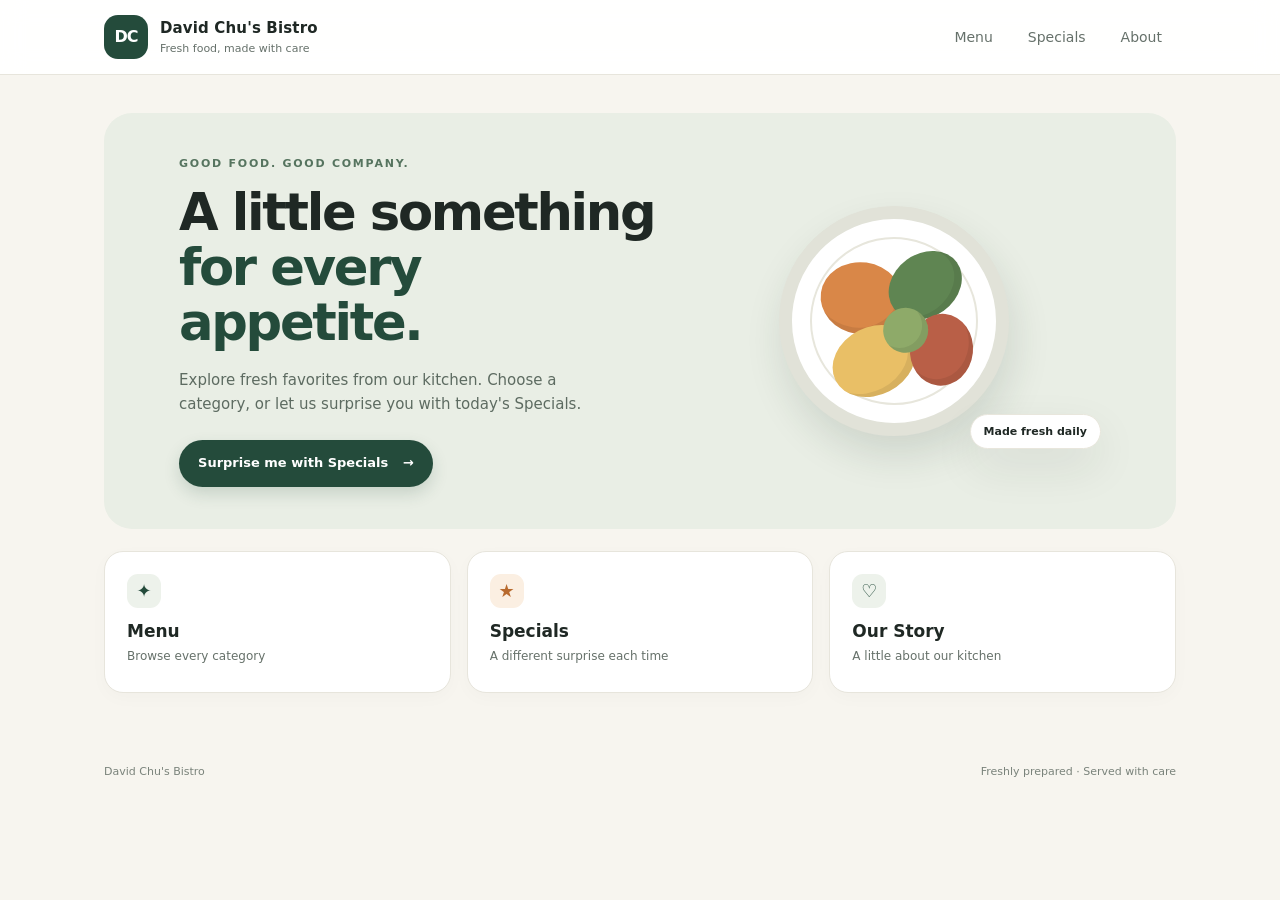
<file: Module 5 Coding Assignment/index.html>
<!doctype html>
<html lang="en">
<head>
  <meta charset="utf-8">
  <meta name="viewport" content="width=device-width, initial-scale=1">
  <meta name="description" content="A responsive restaurant demo with a randomly selected Specials category.">
  <title>David Chu's Bistro — Module 5 Assignment</title>
  <link rel="stylesheet" href="css/styles.css">
  <script src="js/script.js" defer></script>
</head>
<body>
  <header class="site-header">
    <div class="header-inner">
      <a class="brand" href="#" id="brand-home" aria-label="Return to home">
        <span class="brand-mark" aria-hidden="true">DC</span>
        <span><strong>David Chu's Bistro</strong><small>Fresh food, made with care</small></span>
      </a>
      <nav aria-label="Main navigation">
        <button class="nav-link" data-view="menu">Menu</button>
        <button class="nav-link" data-view="specials">Specials</button>
        <button class="nav-link" data-view="about">About</button>
      </nav>
    </div>
  </header>
  <main>
    <section id="home-view" class="hero">
      <div class="hero-copy">
        <p class="eyebrow">Good food. Good company.</p>
        <h1>A little something<br><span>for every appetite.</span></h1>
        <p>Explore fresh favorites from our kitchen. Choose a category, or let us surprise you with today's Specials.</p>
        <button id="hero-specials" class="primary-button">Surprise me with Specials <span aria-hidden="true">→</span></button>
      </div>
      <div class="hero-art" role="img" aria-label="Illustration of a bowl of fresh food">
        <div class="plate"><div class="food food-one"></div><div class="food food-two"></div><div class="food food-three"></div><div class="food food-four"></div><div class="food food-five"></div></div>
        <span class="art-label">Made fresh daily</span>
      </div>
    </section>
    <section id="tiles" class="tile-grid" aria-label="Explore the restaurant">
      <button class="feature-tile tile-menu" data-view="menu"><span class="tile-icon" aria-hidden="true">✦</span><span class="tile-title">Menu</span><span class="tile-description">Browse every category</span></button>
      <button class="feature-tile tile-specials" data-view="specials"><span class="tile-icon" aria-hidden="true">★</span><span class="tile-title">Specials</span><span class="tile-description">A different surprise each time</span></button>
      <button class="feature-tile tile-about" data-view="about"><span class="tile-icon" aria-hidden="true">♡</span><span class="tile-title">Our Story</span><span class="tile-description">A little about our kitchen</span></button>
    </section>
    <section id="content-view" class="content-view" hidden aria-live="polite"></section>
  </main>
  <footer><span>David Chu's Bistro</span><span>Freshly prepared · Served with care</span></footer>
</body>
</html>
</file>
<file: Module 5 Coding Assignment/css/styles.css>
:root{color-scheme:light;--ink:#1f2824;--muted:#66716a;--green:#244b3b;--green-dark:#163628;--cream:#f7f5ef;--orange:#d98648;--line:#e7e5dc;--white:#fff;--shadow:0 18px 45px rgba(29,48,38,.09)}
*{box-sizing:border-box}
html{scroll-behavior:smooth}
body{margin:0;background:var(--cream);color:var(--ink);font-family:Inter,ui-sans-serif,system-ui,-apple-system,"Segoe UI",sans-serif;line-height:1.6}
button,a{-webkit-tap-highlight-color:transparent}
button{font:inherit;cursor:pointer}
.site-header{background:rgba(255,255,255,.94);border-bottom:1px solid var(--line);position:sticky;top:0;z-index:5;backdrop-filter:blur(12px)}
.header-inner{max-width:1120px;margin:auto;padding:15px 24px;display:flex;align-items:center;justify-content:space-between;gap:24px}
.brand{display:flex;align-items:center;gap:12px;color:inherit;text-decoration:none}
.brand-mark{width:44px;height:44px;border-radius:14px;display:grid;place-items:center;background:var(--green);color:#fff;font-weight:800;letter-spacing:-1px}
.brand strong,.brand small{display:block}.brand strong{font-size:15px;letter-spacing:.01em}.brand small{font-size:11px;color:var(--muted)}
nav{display:flex;align-items:center;gap:7px}.nav-link{border:0;background:transparent;color:var(--muted);padding:9px 14px;border-radius:999px;font-size:14px}.nav-link:hover,.nav-link:focus-visible{background:#eaf0e9;color:var(--green)}
main{max-width:1120px;margin:0 auto;padding:38px 24px 70px}
.hero{min-height:350px;background:#e9eee5;border-radius:28px;overflow:hidden;display:grid;grid-template-columns:1.1fr .9fr;align-items:center;padding:42px 7%;position:relative}
.hero-copy{max-width:490px;position:relative;z-index:1}.eyebrow{text-transform:uppercase;letter-spacing:.16em;font-size:11px;font-weight:800;color:#56745f;margin:0 0 12px}
h1{font-size:clamp(34px,4vw,53px);line-height:1.08;letter-spacing:-.045em;margin:0 0 18px}h1 span{color:var(--green)}
.hero-copy>p:not(.eyebrow){max-width:440px;color:#5d6b61;font-size:15px;margin:0 0 24px}
.primary-button{border:0;background:var(--green);color:#fff;border-radius:999px;padding:13px 19px;font-weight:700;font-size:13px;box-shadow:0 7px 16px rgba(36,75,59,.17)}.primary-button:hover{background:var(--green-dark);transform:translateY(-1px)}.primary-button span{padding-left:10px}
.hero-art{height:260px;display:grid;place-items:center;position:relative}.plate{width:230px;height:230px;border-radius:50%;background:#fff;border:13px solid #e1e2d8;box-shadow:0 20px 38px rgba(33,52,39,.13);position:relative;transform:rotate(-12deg)}.plate:before{content:"";position:absolute;inset:18px;border:2px solid #e7e6dc;border-radius:50%}.food{position:absolute;border-radius:50%;box-shadow:inset -5px -6px 0 rgba(0,0,0,.08)}.food-one{width:82px;height:72px;background:#d98748;top:37px;left:34px;transform:rotate(20deg)}.food-two{width:78px;height:63px;background:#5f8552;top:42px;right:25px;transform:rotate(-24deg)}.food-three{width:86px;height:68px;background:#e9bf66;bottom:33px;left:31px;transform:rotate(-15deg)}.food-four{width:63px;height:72px;background:#b95f47;bottom:28px;right:30px;transform:rotate(18deg)}.food-five{width:45px;height:45px;background:#8eaa69;top:91px;left:89px}.art-label{position:absolute;right:0;bottom:2px;background:#fff;border:1px solid #e8e6dc;padding:8px 13px;border-radius:999px;font-size:11px;font-weight:700;box-shadow:var(--shadow)}
.tile-grid{display:grid;grid-template-columns:repeat(3,1fr);gap:16px;margin-top:22px}
.feature-tile{min-height:142px;text-align:left;border:1px solid var(--line);background:#fff;border-radius:19px;padding:22px;display:flex;flex-direction:column;align-items:flex-start;box-shadow:0 5px 18px rgba(29,48,38,.025);transition:transform .2s,box-shadow .2s,border-color .2s;color:var(--ink)}.feature-tile:hover,.feature-tile:focus-visible{transform:translateY(-3px);box-shadow:var(--shadow);border-color:#c8d5c9;outline:none}.tile-icon{display:grid;place-items:center;width:34px;height:34px;background:#edf2eb;color:var(--green);border-radius:11px;margin-bottom:10px;font-size:18px}.tile-specials .tile-icon{background:#fbefe2;color:#b86a2e}.tile-title{font-weight:800;font-size:17px}.tile-description{color:var(--muted);font-size:12px;margin-top:2px}
.content-view{margin-top:34px;background:#fff;border:1px solid var(--line);border-radius:24px;padding:clamp(22px,4vw,40px);box-shadow:var(--shadow)}.section-heading{display:flex;justify-content:space-between;align-items:flex-end;gap:18px;margin-bottom:22px}.section-heading h2{font-size:clamp(25px,3vw,34px);letter-spacing:-.035em;line-height:1.15;margin:0}.section-heading p{margin:7px 0 0;color:var(--muted);font-size:14px}.tag{display:inline-flex;align-items:center;border-radius:999px;background:#f9eadb;color:#a75d26;padding:6px 11px;font-size:11px;font-weight:800;white-space:nowrap}
.category-grid{display:grid;grid-template-columns:repeat(3,1fr);gap:13px}.category-card{border:1px solid var(--line);background:#fcfbf7;border-radius:15px;text-align:left;padding:18px;min-height:120px;color:var(--ink)}.category-card:hover,.category-card:focus-visible{border-color:#8ca58f;background:#f2f6ef;outline:none}.category-code{font-size:11px;color:#8a938b;letter-spacing:.12em;font-weight:800}.category-card strong{display:block;font-size:18px;margin:6px 0 3px}.category-card span:last-child{color:var(--muted);font-size:12px}
.menu-list{display:grid;grid-template-columns:repeat(2,1fr);gap:13px}.menu-item{border:1px solid var(--line);border-radius:15px;padding:18px;display:flex;justify-content:space-between;gap:15px;background:#fff}.menu-item h3{font-size:16px;margin:0 0 5px}.menu-item p{font-size:13px;color:var(--muted);margin:0}.price{color:var(--green);font-weight:800;white-space:nowrap}
.text-panel{max-width:680px;color:var(--muted)}.text-panel strong{color:var(--green)}
.back-button{border:1px solid var(--line);background:#fff;border-radius:999px;padding:9px 14px;font-size:12px;font-weight:700;color:var(--green);margin-bottom:20px}.back-button:hover{background:#eef3eb}
footer{max-width:1120px;margin:0 auto;padding:0 24px 28px;display:flex;justify-content:space-between;gap:16px;color:#7a837b;font-size:11px}
[hidden]{display:none!important}
@media(max-width:760px){.header-inner{padding:12px 16px;align-items:flex-start;flex-direction:column;gap:10px}nav{width:100%;justify-content:space-between}.nav-link{padding:8px 12px}main{padding:20px 16px 48px}.hero{grid-template-columns:1fr;padding:30px 25px 15px;min-height:0}.hero-art{height:210px}.plate{width:180px;height:180px}.food-one{width:64px;height:55px;top:29px;left:27px}.food-two{width:60px;height:50px;top:32px;right:20px}.food-three{width:66px;height:53px;bottom:24px;left:24px}.food-four{width:49px;height:55px;bottom:21px;right:23px}.food-five{width:36px;height:36px;top:71px;left:70px}.art-label{right:4px;bottom:0}.tile-grid{grid-template-columns:1fr;gap:10px}.feature-tile{min-height:105px;padding:16px 18px}.tile-icon{margin-bottom:6px}.category-grid,.menu-list{grid-template-columns:1fr}.section-heading{align-items:flex-start;flex-direction:column}footer{padding:0 16px 22px;flex-direction:column;gap:3px}}
@media(prefers-reduced-motion:reduce){html{scroll-behavior:auto}*,*:before,*:after{transition:none!important;transform:none!important}}
</file>
